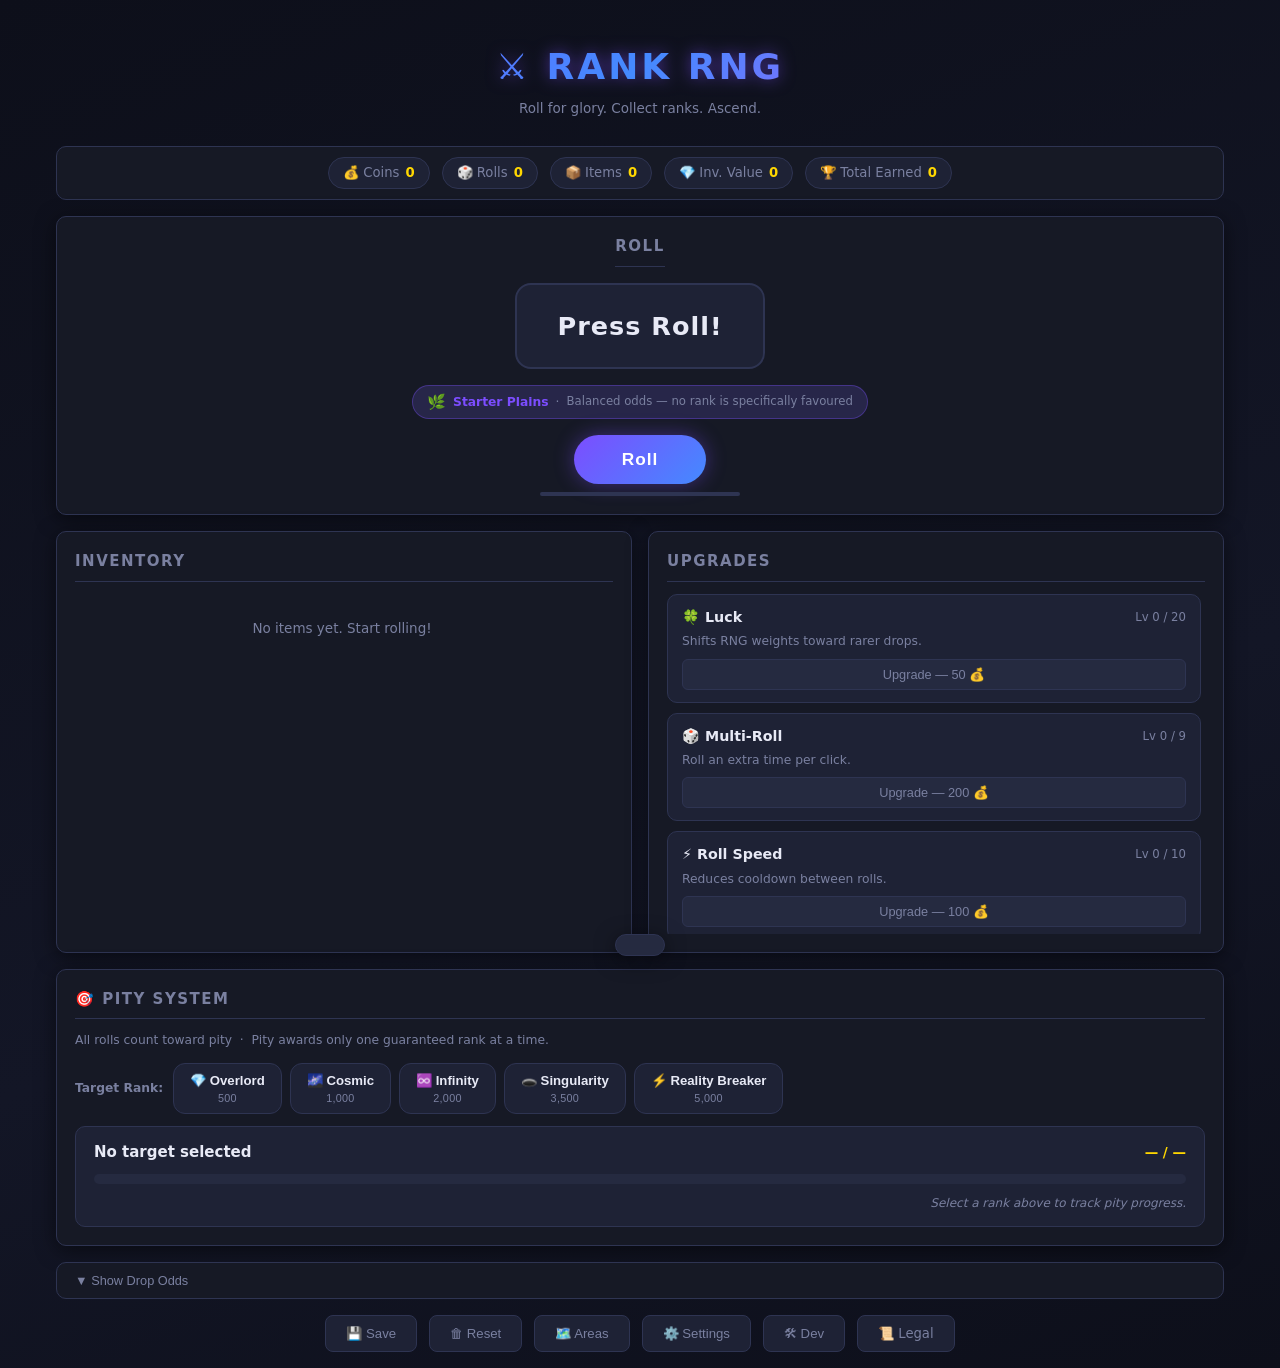
<file: index.html>
<!DOCTYPE html>
<html lang="en">
<head>
  <meta charset="UTF-8" />
  <meta name="viewport" content="width=device-width, initial-scale=1.0" />
  <title>Rank RNG — Incremental</title>
  <link rel="stylesheet" href="css/style.css" />
</head>
<body>
  <div class="wrapper">

    <!-- ── Header ──────────────────────────────────────────── -->
    <header>
      <h1>⚔ Rank RNG</h1>
      <p class="subtitle">Roll for glory. Collect ranks. Ascend.</p>
    </header>

    <!-- ── Stats bar ─────────────────────────────────────────── -->
    <div class="stats-bar">
      <div class="stat-chip">
        <span class="stat-label">💰 Coins</span>
        <span class="stat-value" id="currency">0</span>
      </div>
      <div class="stat-chip">
        <span class="stat-label">🎲 Rolls</span>
        <span class="stat-value" id="stats-rolls">0</span>
      </div>
      <div class="stat-chip">
        <span class="stat-label">📦 Items</span>
        <span class="stat-value" id="total-items">0</span>
      </div>
      <div class="stat-chip">
        <span class="stat-label">💎 Inv. Value</span>
        <span class="stat-value" id="total-value">0</span>
      </div>
      <div class="stat-chip">
        <span class="stat-label">🏆 Total Earned</span>
        <span class="stat-value" id="stats-earned">0</span>
      </div>
    </div>

    <!-- ── Main grid ──────────────────────────────────────────── -->
    <div class="main-grid">

      <!-- Roll panel (full width) -->
      <section class="panel roll-panel" aria-label="Roll">
        <h2>Roll</h2>

        <div id="roll-result-container" class="roll-result-container">
          <div class="roll-result-card">
            <div class="roll-result-name">Press Roll!</div>
          </div>
        </div>

        <!-- Active area indicator -->
        <div id="active-area-indicator" class="active-area-indicator" style="display:none;">
          <span id="active-area-emoji" class="active-area-emoji"></span>
          <span id="active-area-name" class="active-area-name"></span>
          <span class="active-area-sep">·</span>
          <span id="active-area-hint" class="active-area-hint"></span>
        </div>

        <div class="roll-btn-wrap">
          <button id="roll-btn" aria-label="Roll for a rank">
            <span id="roll-btn-label">Roll</span>
          </button>
          <div class="cooldown-track">
            <div id="cooldown-bar"></div>
          </div>
          <button id="auto-roll-toggle" aria-label="Toggle auto-roll">
            ▶ Start Auto-Roll
          </button>
        </div>
      </section>

      <!-- Inventory panel -->
      <section class="panel inventory-panel" aria-label="Inventory">
        <h2>Inventory</h2>
        <div id="inventory-list">
          <p class="empty-msg">No items yet. Start rolling!</p>
        </div>
      </section>

      <!-- Upgrade panel -->
      <section class="panel upgrade-panel" aria-label="Upgrades">
        <h2>Upgrades</h2>
        <div id="upgrade-list"></div>
      </section>

      <!-- Pity panel (full width) -->
      <section class="panel pity-panel" aria-label="Pity System">
        <h2>🎯 Pity System</h2>

        <p class="pity-help-text">
          All rolls count toward pity &nbsp;·&nbsp;
          Pity awards only one guaranteed rank at a time.
        </p>

        <div class="pity-target-selector">
          <span class="pity-selector-label">Target Rank:</span>
          <div class="pity-rank-buttons" id="pity-rank-buttons">
            <!-- Populated by initPityUI() -->
          </div>
        </div>

        <div class="pity-progress-area" id="pity-progress-area">
          <div class="pity-progress-header">
            <span class="pity-target-name" id="pity-target-name">No target selected</span>
            <span class="pity-progress-text" id="pity-progress-text">— / —</span>
          </div>
          <div class="pity-bar-track" aria-label="Pity progress bar">
            <div id="pity-bar" class="pity-bar" role="progressbar" aria-valuemin="0" aria-valuemax="100" aria-valuenow="0"></div>
          </div>
          <div class="pity-footer">
            <span class="pity-remaining-text" id="pity-remaining-text">Select a rank above to track pity progress.</span>
          </div>
        </div>
      </section>

      <!-- Odds section (collapsible) -->
      <div class="odds-section-wrap">
        <button class="odds-toggle-btn" id="odds-toggle">▼ Show Drop Odds</button>
        <div id="odds-section">
          <table id="odds-table" aria-label="Drop chance table">
            <tbody></tbody>
          </table>
        </div>
      </div>

      <!-- Footer controls -->
      <div class="footer-controls">
        <button class="ctrl-btn" id="save-btn">💾 Save</button>
        <button class="ctrl-btn danger" id="reset-btn">🗑 Reset</button>
        <button class="ctrl-btn" id="areas-btn">🗺️ Areas</button>
        <button class="ctrl-btn" id="settings-btn">⚙️ Settings</button>
        <button class="ctrl-btn" id="dev-btn">🛠 Dev</button>
        <a class="ctrl-btn" id="legal-btn" href="legal.html">📜 Legal</a>
      </div>

    </div><!-- /.main-grid -->

  </div><!-- /.wrapper -->

  <!-- Toast notification -->
  <div id="toast" role="status" aria-live="polite"></div>

  <!-- ── Developer Mode Panel (hidden until correct passcode entered) ── -->
  <div id="dev-panel" class="dev-panel" style="display:none;" role="complementary" aria-label="Developer Panel">
    <div class="dev-panel-header">
      <span>🛠 Dev Mode</span>
      <button id="dev-close-btn" aria-label="Close developer panel">✕</button>
    </div>
    <div class="dev-panel-body">

      <!-- Luck multiplier slider -->
      <div class="dev-control">
        <label for="dev-luck-mult">Luck Multiplier: <span id="dev-luck-mult-val">1x</span></label>
        <input type="range" id="dev-luck-mult" min="0" max="100" step="0.5" value="1" aria-label="Luck multiplier">
      </div>

      <!-- Set player coins -->
      <div class="dev-control">
        <label for="dev-money-input">Set Coins</label>
        <div class="dev-row">
          <input type="number" id="dev-money-input" min="0" step="1" value="0" placeholder="Amount" aria-label="Set coins amount">
          <button id="dev-money-btn">Set</button>
        </div>
      </div>

      <!-- Force specific rank roll -->
      <div class="dev-control">
        <label for="dev-force-rank">Force Rank</label>
        <div class="dev-row">
          <select id="dev-force-rank" aria-label="Force rank dropdown">
            <option value="">— Normal Roll —</option>
          </select>
          <button id="dev-force-roll-btn">Roll</button>
        </div>
      </div>

      <!-- Trigger multi-roll manually -->
      <div class="dev-control">
        <button id="dev-multi-roll-btn">🎲 Trigger Multi-Roll</button>
      </div>

      <!-- Guaranteed rare+ toggle -->
      <div class="dev-control dev-toggle">
        <label for="dev-guaranteed-rare">Guaranteed Rare+</label>
        <input type="checkbox" id="dev-guaranteed-rare" aria-label="Toggle guaranteed rare rolls">
      </div>

    </div>
  </div>

  <!-- ── Scripts (load order matters) ──────────────────────── -->
  <script src="js/rng.js"></script>
  <script src="js/player.js"></script>
  <script src="js/inventory.js"></script>
  <script src="js/pity.js"></script>
  <script src="js/areas.js"></script>
  <script src="js/ui.js"></script>
  <script src="js/settings.js"></script>
  <script src="js/cutscene.js"></script>
  <script src="js/game.js"></script>
  <script src="js/devmode.js"></script>
</body>
</html>
</file>
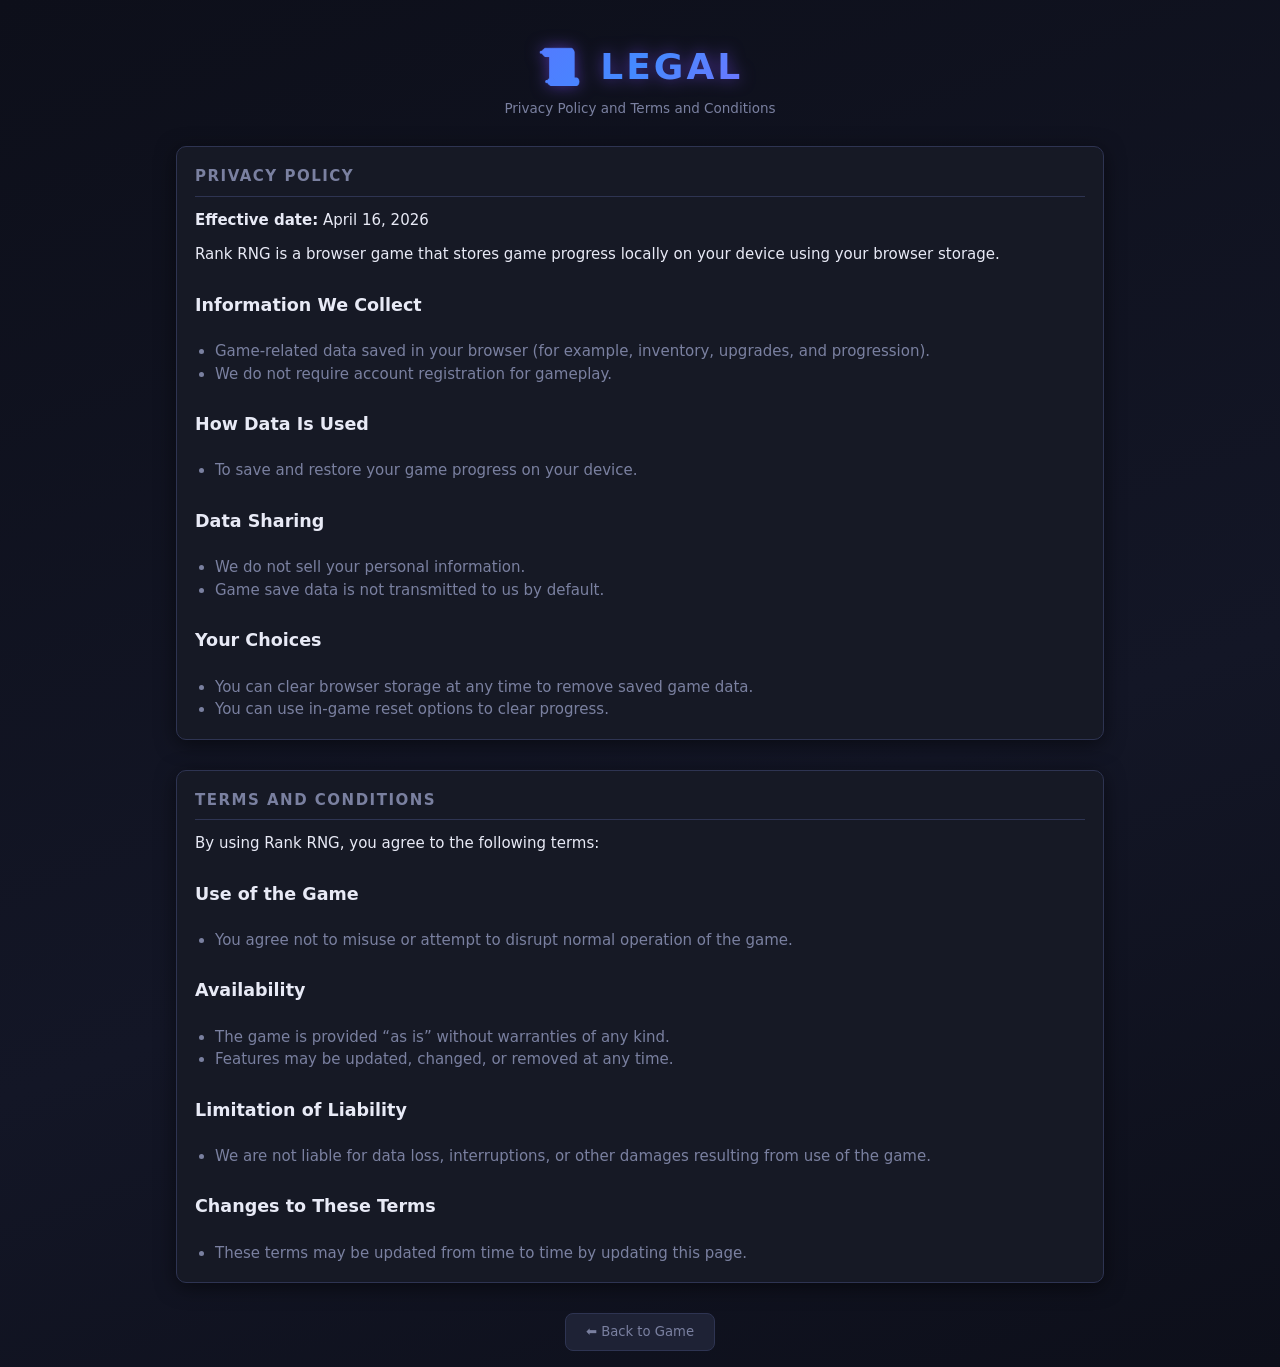
<file: legal.html>
<!DOCTYPE html>
<html lang="en">
<head>
  <meta charset="UTF-8" />
  <meta name="viewport" content="width=device-width, initial-scale=1.0" />
  <title>Rank RNG — Legal</title>
  <link rel="stylesheet" href="css/style.css" />
</head>
<body>
  <div class="wrapper legal-wrapper">
    <header>
      <h1>📜 Legal</h1>
      <p class="subtitle">Privacy Policy and Terms and Conditions</p>
    </header>

    <section class="panel legal-panel" aria-label="Privacy Policy">
      <h2>Privacy Policy</h2>
      <p><strong>Effective date:</strong> April 16, 2026</p>
      <p>Rank RNG is a browser game that stores game progress locally on your device using your browser storage.</p>

      <h3>Information We Collect</h3>
      <ul>
        <li>Game-related data saved in your browser (for example, inventory, upgrades, and progression).</li>
        <li>We do not require account registration for gameplay.</li>
      </ul>

      <h3>How Data Is Used</h3>
      <ul>
        <li>To save and restore your game progress on your device.</li>
      </ul>

      <h3>Data Sharing</h3>
      <ul>
        <li>We do not sell your personal information.</li>
        <li>Game save data is not transmitted to us by default.</li>
      </ul>

      <h3>Your Choices</h3>
      <ul>
        <li>You can clear browser storage at any time to remove saved game data.</li>
        <li>You can use in-game reset options to clear progress.</li>
      </ul>
    </section>

    <section class="panel legal-panel" aria-label="Terms and Conditions">
      <h2>Terms and Conditions</h2>
      <p>By using Rank RNG, you agree to the following terms:</p>

      <h3>Use of the Game</h3>
      <ul>
        <li>You agree not to misuse or attempt to disrupt normal operation of the game.</li>
      </ul>

      <h3>Availability</h3>
      <ul>
        <li>The game is provided “as is” without warranties of any kind.</li>
        <li>Features may be updated, changed, or removed at any time.</li>
      </ul>

      <h3>Limitation of Liability</h3>
      <ul>
        <li>We are not liable for data loss, interruptions, or other damages resulting from use of the game.</li>
      </ul>

      <h3>Changes to These Terms</h3>
      <ul>
        <li>These terms may be updated from time to time by updating this page.</li>
      </ul>
    </section>

    <div class="footer-controls">
      <a class="ctrl-btn" href="index.html">⬅ Back to Game</a>
    </div>
  </div>
</body>
</html>
</file>
<file: css/style.css>
/* ============================================================
   style.css — Rank RNG Incremental Game
   Dark theme with rank-coloured accents
   ============================================================ */

/* ---- Reset & Variables ---- */
*, *::before, *::after {
  box-sizing: border-box;
  margin: 0;
  padding: 0;
}

:root {
  --bg-deep:    #0d0f1a;
  --bg-panel:   #161925;
  --bg-card:    #1e2235;
  --bg-card2:   #252a40;
  --border:     #2e3452;
  --text-main:  #e8eaf6;
  --text-muted: #7a80a0;
  --accent:     #7c4dff;
  --accent2:    #448aff;
  --gold:       #ffd700;
  --green:      #69f0ae;
  --red:        #ff5252;
  --radius:     10px;
  --shadow:     0 4px 20px rgba(0,0,0,0.5);

  /* Area theme variables — overwritten by applyAreaTheme() in areas.js */
  --area-bg-gradient:  linear-gradient(160deg, #0d0f1a 0%, #131626 60%, #0d0f1a 100%);
  --area-accent:       #7c4dff;
  --area-panel-glow:   none;
  --area-panel-border: #2e3452;
}

html, body {
  min-height: 100vh;
  background: var(--area-bg-gradient);
  color: var(--text-main);
  font-family: 'Segoe UI', system-ui, sans-serif;
  font-size: 15px;
  line-height: 1.5;
}

/* ---- Layout ---- */
.wrapper {
  max-width: 1200px;
  margin: 0 auto;
  padding: 16px;
  display: grid;
  grid-template-rows: auto 1fr;
  gap: 16px;
  min-height: 100vh;
}

header {
  text-align: center;
  padding: 24px 16px 12px;
}

header h1 {
  font-size: 2.4rem;
  font-weight: 900;
  letter-spacing: 3px;
  text-transform: uppercase;
  background: linear-gradient(135deg, #7c4dff, #448aff, #e040fb);
  -webkit-background-clip: text;
  -webkit-text-fill-color: transparent;
  background-clip: text;
  filter: drop-shadow(0 0 8px #7c4dff88);
}

header p.subtitle {
  color: var(--text-muted);
  font-size: 0.9rem;
  margin-top: 4px;
}

/* ---- Stats bar ---- */
.stats-bar {
  display: flex;
  flex-wrap: wrap;
  gap: 12px;
  justify-content: center;
  padding: 10px 16px;
  background: var(--bg-panel);
  border: 1px solid var(--border);
  border-radius: var(--radius);
}

.stat-chip {
  display: flex;
  align-items: center;
  gap: 6px;
  background: var(--bg-card);
  border: 1px solid var(--border);
  border-radius: 20px;
  padding: 5px 14px;
  font-size: 0.88rem;
}

.stat-chip .stat-label { color: var(--text-muted); }
.stat-chip .stat-value { font-weight: 700; color: var(--gold); }

/* ---- Main content grid ---- */
.main-grid {
  display: grid;
  grid-template-columns: 1fr 1fr;
  grid-template-rows: auto 1fr;
  gap: 16px;
}

@media (max-width: 750px) {
  .main-grid {
    grid-template-columns: 1fr;
  }
}

/* ---- Panel base ---- */
.panel {
  background: var(--bg-panel);
  border: 1px solid var(--border);
  border-radius: var(--radius);
  padding: 18px;
  box-shadow: var(--shadow);
  display: flex;
  flex-direction: column;
  gap: 12px;
}

.panel h2 {
  font-size: 1rem;
  font-weight: 700;
  text-transform: uppercase;
  letter-spacing: 1.5px;
  color: var(--text-muted);
  border-bottom: 1px solid var(--border);
  padding-bottom: 8px;
}

/* ---- Roll panel ---- */
.roll-panel {
  grid-column: 1 / -1;
  align-items: center;
  text-align: center;
  gap: 16px;
}

.roll-result-container {
  display: flex;
  flex-wrap: wrap;
  gap: 12px;
  justify-content: center;
  align-items: flex-start;
}

.roll-result-card {
  background: var(--bg-card);
  border: 2px solid var(--border);
  border-radius: 16px;
  padding: 22px 40px;
  position: relative;
  min-width: 220px;
  transition: border-color 0.3s, box-shadow 0.3s;
}

.roll-result-name {
  font-size: 1.7rem;
  font-weight: 900;
  letter-spacing: 1px;
}

/* Roll animation */
@keyframes rollPop {
  0%   { transform: scale(0.85); opacity: 0.4; }
  60%  { transform: scale(1.08); opacity: 1; }
  100% { transform: scale(1); opacity: 1; }
}

.roll-animate {
  animation: rollPop 0.4s cubic-bezier(0.17, 0.67, 0.83, 0.67);
}

/* ---- Roll button ---- */
.roll-btn-wrap {
  display: flex;
  flex-direction: column;
  align-items: center;
  gap: 8px;
  width: 100%;
}

#roll-btn {
  background: linear-gradient(135deg, var(--accent), var(--accent2));
  color: #fff;
  border: none;
  border-radius: 50px;
  padding: 14px 48px;
  font-size: 1.15rem;
  font-weight: 800;
  cursor: pointer;
  letter-spacing: 1px;
  transition: opacity 0.2s, transform 0.1s, box-shadow 0.2s;
  box-shadow: 0 0 20px #7c4dff66;
}

#roll-btn:hover:not(:disabled) {
  transform: translateY(-2px);
  box-shadow: 0 0 32px #7c4dffaa;
}

#roll-btn:active:not(:disabled) {
  transform: scale(0.96);
}

#roll-btn:disabled {
  opacity: 0.45;
  cursor: not-allowed;
}

/* Cooldown bar */
.cooldown-track {
  width: 200px;
  height: 4px;
  background: var(--border);
  border-radius: 2px;
  overflow: hidden;
}

#cooldown-bar {
  height: 100%;
  width: 0;
  background: linear-gradient(90deg, var(--accent), var(--accent2));
  border-radius: 2px;
}

/* Auto-roll toggle */
#auto-roll-toggle {
  display: none; /* shown when autoRoll unlocked */
  align-items: center;
  gap: 6px;
  background: var(--bg-card2);
  border: 1px solid var(--accent);
  color: var(--accent);
  border-radius: 20px;
  padding: 6px 18px;
  font-size: 0.88rem;
  cursor: pointer;
  transition: background 0.2s, color 0.2s;
}

#auto-roll-toggle.active {
  background: var(--accent);
  color: #fff;
}

/* ---- Inventory panel ---- */
.inventory-panel {
  overflow: hidden;
}

.inventory-panel .inv-summary {
  display: flex;
  gap: 12px;
  font-size: 0.85rem;
  color: var(--text-muted);
}

.inventory-panel .inv-summary strong { color: var(--text-main); }

#inventory-list {
  overflow-y: auto;
  max-height: 340px;
  display: flex;
  flex-direction: column;
  gap: 6px;
  padding-right: 4px;
}

#inventory-list::-webkit-scrollbar { width: 5px; }
#inventory-list::-webkit-scrollbar-track { background: transparent; }
#inventory-list::-webkit-scrollbar-thumb { background: var(--border); border-radius: 3px; }

.inv-row {
  display: flex;
  align-items: center;
  gap: 10px;
  background: var(--bg-card);
  border-radius: 8px;
  padding: 8px 12px;
  transition: background 0.2s;
}

.inv-row:hover { background: var(--bg-card2); }

.inv-icon { font-size: 1.1rem; }
.inv-name { flex: 1; font-weight: 700; font-size: 0.9rem; }
.inv-qty  { color: var(--text-muted); font-size: 0.85rem; min-width: 52px; text-align: right; }
.inv-val  { color: var(--gold); font-size: 0.85rem; min-width: 80px; text-align: right; }

.sell-btn {
  background: transparent;
  border: 1px solid var(--border);
  color: var(--text-muted);
  border-radius: 6px;
  padding: 3px 10px;
  font-size: 0.78rem;
  cursor: pointer;
  transition: border-color 0.2s, color 0.2s;
  white-space: nowrap;
}

.sell-btn:hover {
  border-color: var(--red);
  color: var(--red);
}

.empty-msg {
  color: var(--text-muted);
  text-align: center;
  padding: 24px 0;
  font-size: 0.9rem;
}

/* ---- Upgrade panel ---- */
.upgrade-panel {
  overflow: hidden;
}

#upgrade-list {
  display: flex;
  flex-direction: column;
  gap: 10px;
  overflow-y: auto;
  max-height: 340px;
  padding-right: 4px;
}

#upgrade-list::-webkit-scrollbar { width: 5px; }
#upgrade-list::-webkit-scrollbar-track { background: transparent; }
#upgrade-list::-webkit-scrollbar-thumb { background: var(--border); border-radius: 3px; }

.upgrade-card {
  background: var(--bg-card);
  border: 1px solid var(--border);
  border-radius: 10px;
  padding: 12px 14px;
  transition: border-color 0.2s;
}

.upgrade-card:hover { border-color: var(--accent); }

.upgrade-card.maxed {
  opacity: 0.55;
  border-color: var(--gold);
}

.upgrade-header {
  display: flex;
  justify-content: space-between;
  align-items: center;
  margin-bottom: 4px;
}

.upgrade-label {
  font-weight: 700;
  font-size: 0.95rem;
}

.upgrade-level {
  font-size: 0.78rem;
  color: var(--text-muted);
}

.upgrade-desc {
  color: var(--text-muted);
  font-size: 0.82rem;
  margin-bottom: 8px;
}

.upgrade-btn {
  width: 100%;
  background: var(--bg-card2);
  border: 1px solid var(--border);
  color: var(--text-muted);
  border-radius: 6px;
  padding: 7px 12px;
  font-size: 0.85rem;
  cursor: pointer;
  transition: background 0.2s, color 0.2s, border-color 0.2s;
}

.upgrade-btn.affordable {
  background: linear-gradient(135deg, #1a2a1a, #1e351e);
  border-color: var(--green);
  color: var(--green);
  font-weight: 700;
}

.upgrade-btn.affordable:hover {
  background: linear-gradient(135deg, #1e3a1e, #2a4a2a);
}

.upgrade-btn:disabled {
  cursor: not-allowed;
}

/* ---- Odds section ---- */
.odds-section-wrap {
  grid-column: 1 / -1;
  background: var(--bg-panel);
  border: 1px solid var(--border);
  border-radius: var(--radius);
  overflow: hidden;
}

.odds-toggle-btn {
  width: 100%;
  background: transparent;
  border: none;
  color: var(--text-muted);
  font-size: 0.85rem;
  padding: 10px 18px;
  cursor: pointer;
  text-align: left;
  transition: color 0.2s;
}

.odds-toggle-btn:hover { color: var(--text-main); }

#odds-section {
  display: none;
  padding: 0 18px 16px;
}

#odds-section.open { display: block; }

#odds-table {
  width: 100%;
  border-collapse: collapse;
  font-size: 0.85rem;
}

#odds-table td {
  padding: 5px 10px;
  border-bottom: 1px solid var(--border);
  color: var(--text-muted);
}

#odds-table td:first-child { color: var(--text-main); }
#odds-table td:last-child   { color: var(--gold); text-align: right; }

/* ---- Footer controls ---- */
.footer-controls {
  grid-column: 1 / -1;
  display: flex;
  justify-content: center;
  gap: 12px;
  flex-wrap: wrap;
}

.ctrl-btn {
  background: var(--bg-card);
  border: 1px solid var(--border);
  color: var(--text-muted);
  border-radius: 8px;
  padding: 8px 20px;
  font-size: 0.88rem;
  cursor: pointer;
  transition: border-color 0.2s, color 0.2s;
  text-decoration: none;
  display: inline-flex;
  align-items: center;
  justify-content: center;
}

.ctrl-btn:hover { border-color: var(--accent2); color: var(--accent2); }
.ctrl-btn.danger:hover { border-color: var(--red); color: var(--red); }

/* ---- Legal page ---- */
.legal-wrapper {
  max-width: 960px;
}

.legal-panel {
  margin-bottom: 14px;
}

.legal-panel ul {
  margin: 10px 0 0;
  padding-left: 20px;
  color: var(--text-muted);
}

.legal-panel h3 {
  margin-top: 14px;
  color: var(--text-main);
}

/* ---- Toast ---- */
#toast {
  position: fixed;
  bottom: 24px;
  left: 50%;
  transform: translateX(-50%) translateY(80px);
  background: var(--bg-card2);
  border: 1px solid var(--border);
  color: var(--text-main);
  padding: 10px 24px;
  border-radius: 24px;
  font-size: 0.9rem;
  box-shadow: var(--shadow);
  transition: transform 0.3s ease;
  pointer-events: none;
  z-index: 1000;
}

#toast.visible {
  transform: translateX(-50%) translateY(0);
}

/* ================================================================
   Special rank colour effects
   Applied as CSS classes when a rank's `color` field is a keyword
   (gradient | rainbow | blackhole | glitch) rather than a hex code.
   ================================================================ */

/* ---- Gradient — animated multi-stop gradient text ---- */
@keyframes gradientFlow {
  0%   { background-position: 0%   50%; }
  50%  { background-position: 100% 50%; }
  100% { background-position: 0%   50%; }
}

.fx-gradient {
  background: linear-gradient(270deg, #ff00cc, #ff6600, #ffcc00, #00ff88, #00ccff, #ff00cc);
  background-size: 400% 400%;
  -webkit-background-clip: text;
  background-clip: text;
  -webkit-text-fill-color: transparent;
  animation: gradientFlow 3s ease infinite;
}

/* ---- Rainbow — cycling hue through the spectrum ---- */
@keyframes rainbowHue {
  0%   { color: #ff0000; }
  17%  { color: #ff8800; }
  33%  { color: #eeee00; }
  50%  { color: #00cc00; }
  67%  { color: #0088ff; }
  83%  { color: #8800ff; }
  100% { color: #ff0000; }
}

.fx-rainbow {
  animation: rainbowHue 1.5s linear infinite;
}

/* ---- Blackhole — dark pulsing effect ---- */
@keyframes blackholePulse {
  0%   { color: #666; text-shadow: 0 0 6px #fff4; }
  50%  { color: #ddd; text-shadow: 0 0 18px #fffa, 0 0 32px #fff6; }
  100% { color: #666; text-shadow: 0 0 6px #fff4; }
}

.fx-blackhole {
  animation: blackholePulse 2s ease-in-out infinite;
}

/* ---- Glitch — flicker / chromatic-aberration animation ---- */
@keyframes glitchFlicker {
  0%   { color: #ff0044; transform: none; }
  10%  { color: #00ffff; transform: translate(-2px,  1px) skewX(-8deg); }
  20%  { color: #ff0044; transform: none; }
  35%  { color: #ffff00; transform: translate( 2px, -1px); }
  50%  { color: #ff0044; transform: none; }
  65%  { color: #00ffff; transform: translate(-1px,  2px) skewX(5deg); }
  80%  { color: #ff0044; transform: none; }
  100% { color: #ff0044; transform: none; }
}

.fx-glitch {
  animation: glitchFlicker 0.7s steps(1) infinite;
}

/* ---- Roll-result card border/glow variants for special colours ---- */

/* gradient card */
.fx-card-gradient {
  border-color: #ff6600 !important;
  box-shadow: 0 0 20px #ff6600aa, 0 0 40px #9900ff88 !important;
}

/* rainbow card — cycling border */
@keyframes rainbowBorderCycle {
  0%   { border-color: #ff0000; box-shadow: 0 0 18px #ff000088; }
  17%  { border-color: #ff8800; box-shadow: 0 0 18px #ff880088; }
  33%  { border-color: #eeee00; box-shadow: 0 0 18px #eeee0088; }
  50%  { border-color: #00cc00; box-shadow: 0 0 18px #00cc0088; }
  67%  { border-color: #0088ff; box-shadow: 0 0 18px #0088ff88; }
  83%  { border-color: #8800ff; box-shadow: 0 0 18px #8800ff88; }
  100% { border-color: #ff0000; box-shadow: 0 0 18px #ff000088; }
}

.fx-card-rainbow {
  animation: rainbowBorderCycle 1.5s linear infinite;
}

/* blackhole card */
@keyframes blackholeCard {
  0%   { box-shadow: 0 0 10px #000, 0 0 20px #111; }
  50%  { box-shadow: 0 0 30px #333, 0 0 60px #222; }
  100% { box-shadow: 0 0 10px #000, 0 0 20px #111; }
}

.fx-card-blackhole {
  border-color: #333 !important;
  animation: blackholeCard 2s ease-in-out infinite;
}

/* glitch card */
@keyframes glitchCardFlicker {
  0%   { border-color: #ff0044; box-shadow:  0 0 18px #ff004488; }
  25%  { border-color: #00ffff; box-shadow:  4px 0 0 #ff004488, -4px 0 0 #00ffff88; }
  50%  { border-color: #ff0044; box-shadow:  0 0 18px #ff004488; }
  75%  { border-color: #ffff00; box-shadow: -2px 0 0 #ffff0088,   2px 0 0 #ff004488; }
  100% { border-color: #ff0044; box-shadow:  0 0 18px #ff004488; }
}

.fx-card-glitch {
  animation: glitchCardFlicker 0.6s steps(1) infinite;
}

/* ---- Ultra-rare glow — extra brightness pulse for rarityLevel >= 10 ---- */
@keyframes ultraRareGlow {
  0%   { filter: brightness(1); }
  50%  { filter: brightness(1.18) drop-shadow(0 0 14px var(--rank-color, #fff)); }
  100% { filter: brightness(1); }
}

.fx-card-ultra-rare {
  animation: ultraRareGlow 2s ease-in-out infinite;
}

/* ================================================================
   Rarity-Based Animation System — Levels 1–10
   Keyframes are applied via inline styles in ui.js so they don't
   conflict with the existing fx-card-* class animations.
   ================================================================ */

/* ---- Build-up pulse (card pulses with ??? before reveal, levels 6–10) ---- */
@keyframes buildUpPulse {
  0%   { transform: scale(1.00); filter: brightness(0.85); }
  50%  { transform: scale(1.06); filter: brightness(1.6) drop-shadow(0 0 24px var(--rank-color, #fff)); }
  100% { transform: scale(1.00); filter: brightness(0.85); }
}

/* ---- Level entrance animations ---- */

/* Level 1 — Immortal (~0.5 s): soft fade */
@keyframes enterLevel1 {
  0%   { opacity: 0; transform: scale(0.92); }
  100% { opacity: 1; transform: scale(1.00); }
}

/* Level 2 — Eternal (~0.7 s): fade + glow rise */
@keyframes enterLevel2 {
  0%   { opacity: 0; transform: scale(0.88);              filter: brightness(0.4); }
  65%  { opacity: 1; transform: scale(1.06);              filter: brightness(1.4); }
  100% { opacity: 1; transform: scale(1.00);              filter: brightness(1.0); }
}

/* Level 3 — Celestial (~1.0 s): pop + glow */
@keyframes enterLevel3 {
  0%   { opacity: 0; transform: scale(0.80) translateY( 8px); filter: brightness(0.3); }
  50%  { opacity: 1; transform: scale(1.10) translateY(-3px); filter: brightness(1.7); }
  75%  { opacity: 1; transform: scale(0.97);                  filter: brightness(1.1); }
  100% { opacity: 1; transform: scale(1.00);                  filter: brightness(1.0); }
}

/* Level 4 — Transcendent (~1.3 s): dramatic burst */
@keyframes enterLevel4 {
  0%   { opacity: 0;   transform: scale(0.72) translateY(14px); filter: brightness(0.2) blur(3px); }
  35%  { opacity: 0.8; transform: scale(1.15) translateY(-5px); filter: brightness(2.2) blur(0);   }
  60%  { opacity: 1;   transform: scale(0.96);                  filter: brightness(1.2);            }
  80%  {               transform: scale(1.04); }
  100% { opacity: 1;   transform: scale(1.00); filter: brightness(1.0); }
}

/* Level 5 — Ruler (~1.6 s): strong burst + multi-bounce */
@keyframes enterLevel5 {
  0%   { opacity: 0;   transform: scale(0.65) translateY(20px); filter: brightness(0.1) blur(6px); }
  25%  { opacity: 0.7; transform: scale(1.22) translateY(-8px); filter: brightness(2.8) blur(0);   }
  50%  { opacity: 1;   transform: scale(0.93);                  filter: brightness(1.3);            }
  65%  {               transform: scale(1.07); }
  80%  {               transform: scale(0.98); }
  100% { opacity: 1;   transform: scale(1.00); filter: brightness(1.0); }
}

/* Level 6 — Overlord (~2.0 s): intense flash reveal */
@keyframes enterLevel6 {
  0%   { opacity: 0;   transform: scale(0.55);  filter: brightness(0)   blur(10px); }
  20%  { opacity: 0.9; transform: scale(1.28);  filter: brightness(3.5) blur(0);    }
  45%  { opacity: 1;   transform: scale(0.91);  filter: brightness(1.5);            }
  65%  {               transform: scale(1.09);  filter: brightness(1.1);            }
  82%  {               transform: scale(0.97); }
  100% { opacity: 1;   transform: scale(1.00);  filter: brightness(1.0); }
}

/* Level 7 — Cosmic (~2.4 s): sweeping glow entrance */
@keyframes enterLevel7 {
  0%   { opacity: 0;   transform: scale(0.45) rotate(-3deg); filter: brightness(0)   blur(14px); }
  15%  { opacity: 0.6; transform: scale(1.32) rotate( 2deg); filter: brightness(4.5) blur(0);    }
  35%  { opacity: 1;   transform: scale(0.88) rotate( 0deg); filter: brightness(1.8);            }
  55%  {               transform: scale(1.12);               filter: brightness(1.2);            }
  70%  {               transform: scale(0.96); }
  85%  {               transform: scale(1.04); }
  100% { opacity: 1;   transform: scale(1.00); filter: brightness(1.0); }
}

/* Level 8 — Infinity (~2.8 s): explosive entrance */
@keyframes enterLevel8 {
  0%   { opacity: 0; transform: scale(0.28) rotate(-6deg); filter: brightness(0)   blur(22px) saturate(0);   }
  12%  { opacity: 1; transform: scale(1.42) rotate( 3deg); filter: brightness(5.5) blur(0)    saturate(2.5); }
  30%  { opacity: 1; transform: scale(0.86) rotate( 0deg); filter: brightness(2.0)            saturate(1.6); }
  50%  {             transform: scale(1.14);               filter: brightness(1.3)            saturate(1.2); }
  68%  {             transform: scale(0.95);               filter: brightness(1.1);                          }
  83%  {             transform: scale(1.05); }
  100% { opacity: 1; transform: scale(1.00); filter: brightness(1.0); }
}

/* Level 9 — Singularity (~3.2 s): implosion-explosion */
@keyframes enterLevel9 {
  0%   { opacity: 0; transform: scale(2.20) rotate(12deg);  filter: brightness(0)   blur(30px) saturate(0);   }
  8%   { opacity: 0; transform: scale(0.08) rotate(-5deg);  filter: brightness(0);                            }
  18%  { opacity: 1; transform: scale(1.55) rotate( 3deg);  filter: brightness(7.0)            saturate(3.5); }
  35%  { opacity: 1; transform: scale(0.83) rotate( 0deg);  filter: brightness(2.2)            saturate(1.9); }
  55%  {             transform: scale(1.17);                filter: brightness(1.4)            saturate(1.3); }
  70%  {             transform: scale(0.94);                filter: brightness(1.15);                         }
  84%  {             transform: scale(1.06); }
  100% { opacity: 1; transform: scale(1.00); filter: brightness(1.0); }
}

/* Level 10 — Reality Breaker (~3.6 s): maximum impact */
@keyframes enterLevel10 {
  0%   { opacity: 0; transform: scale(3.00) rotate( 16deg); filter: brightness(0)   blur(44px) saturate(0) hue-rotate(  0deg); }
  5%   { opacity: 0; transform: scale(0.04);                filter: brightness(0);                                              }
  15%  { opacity: 1; transform: scale(1.65) rotate(-4deg);  filter: brightness(9.0)            saturate(4.0) hue-rotate( 90deg); }
  28%  { opacity: 1; transform: scale(0.78) rotate( 1deg);  filter: brightness(3.0)            saturate(2.2) hue-rotate(180deg); }
  42%  {             transform: scale(1.20) rotate( 0deg);  filter: brightness(2.0)            saturate(1.6) hue-rotate(270deg); }
  58%  {             transform: scale(0.91);                filter: brightness(1.3)            saturate(1.2) hue-rotate(360deg); }
  72%  {             transform: scale(1.08);                filter: brightness(1.15);                                            }
  86%  {             transform: scale(0.97); }
  100% { opacity: 1; transform: scale(1.00); filter: brightness(1.0); }
}

/* ---- Screen shake applied to .wrapper for levels 8–10 ---- */
@keyframes screenShake8 {
  0%,100% { transform: translate(0,    0); }
  15%     { transform: translate(-3px,-2px); }
  30%     { transform: translate( 4px, 2px); }
  45%     { transform: translate(-4px, 2px); }
  60%     { transform: translate( 3px,-2px); }
  75%     { transform: translate(-2px, 3px); }
  90%     { transform: translate( 2px,-1px); }
}

@keyframes screenShake9 {
  0%,100% { transform: translate(0,     0)    rotate( 0.0deg); }
  10%     { transform: translate(-5px, -3px)  rotate(-0.3deg); }
  20%     { transform: translate( 6px,  3px)  rotate( 0.3deg); }
  30%     { transform: translate(-7px,  4px)  rotate(-0.3deg); }
  40%     { transform: translate( 7px, -4px)  rotate( 0.3deg); }
  55%     { transform: translate(-5px,  3px); }
  65%     { transform: translate( 5px, -3px); }
  75%     { transform: translate(-3px,  5px); }
  85%     { transform: translate( 3px, -5px); }
  93%     { transform: translate(-1px,  2px); }
}

@keyframes screenShake10 {
  0%,100% { transform: translate(0,      0)    rotate( 0.0deg); }
  8%      { transform: translate( -8px, -4px)  rotate(-0.5deg); }
  16%     { transform: translate(  9px,  5px)  rotate( 0.5deg); }
  24%     { transform: translate(-10px,  5px)  rotate(-0.4deg); }
  32%     { transform: translate( 10px, -5px)  rotate( 0.4deg); }
  40%     { transform: translate( -8px,  4px)  rotate(-0.3deg); }
  48%     { transform: translate(  8px, -4px)  rotate( 0.3deg); }
  56%     { transform: translate( -5px,  6px); }
  64%     { transform: translate(  5px, -6px); }
  72%     { transform: translate( -3px,  4px); }
  80%     { transform: translate(  3px, -4px); }
  90%     { transform: translate( -1px,  2px); }
}

/* Durations below must match SCREEN_SHAKE_DURATION_MS in ui.js */
.screen-shake-8  { animation: screenShake8  0.5s ease-in-out; }
.screen-shake-9  { animation: screenShake9  0.7s ease-in-out; }
.screen-shake-10 { animation: screenShake10 0.9s ease-in-out; }

/* ---- Background flash overlay for top-5 ranks ---- */
#rare-flash-overlay {
  position: fixed;
  inset: 0;
  pointer-events: none;
  z-index: 998;
  opacity: 0;
}

@keyframes bgFlash {
  0%   { opacity: 0; }
  10%  { opacity: var(--flash-max, 0.15); }
  100% { opacity: 0; }
}

#rare-flash-overlay.flash-active {
  animation: bgFlash 1.2s ease-out forwards;
}

/* ---- Rank particles (sparkles / energy) for levels 5–10 ---- */
.rank-particle {
  position: absolute;
  top: 50%;
  left: 50%;
  border-radius: 50%;
  pointer-events: none;
}

@keyframes particleFly {
  0%   { transform: translate(-50%, -50%) scale(1); opacity: 1; }
  100% { transform: translate(calc(-50% + var(--px, 0px)), calc(-50% + var(--py, 0px))) scale(0); opacity: 0; }
}

/* ============================================================
   Developer Mode Panel
   Fixed overlay — only visible when isDevMode is true
   ============================================================ */

.dev-panel {
  position: fixed;
  bottom: 20px;
  right: 20px;
  width: 310px;
  background: var(--bg-panel);
  border: 1px solid #ff5252;
  border-radius: var(--radius);
  box-shadow: 0 0 24px rgba(255, 82, 82, 0.25), var(--shadow);
  z-index: 1000;
  font-size: 0.88rem;
}

.dev-panel-header {
  display: flex;
  justify-content: space-between;
  align-items: center;
  padding: 10px 14px;
  background: rgba(255, 82, 82, 0.12);
  border-bottom: 1px solid #ff5252;
  border-radius: var(--radius) var(--radius) 0 0;
  font-weight: 700;
  color: #ff5252;
  letter-spacing: 0.5px;
}

.dev-panel-header button {
  background: none;
  border: none;
  color: var(--text-muted);
  cursor: pointer;
  font-size: 1rem;
  padding: 2px 7px;
  border-radius: 4px;
  line-height: 1;
  transition: color 0.15s, background 0.15s;
}

.dev-panel-header button:hover {
  color: var(--text-main);
  background: rgba(255, 255, 255, 0.08);
}

.dev-panel-body {
  padding: 12px 14px;
  display: flex;
  flex-direction: column;
  gap: 12px;
}

/* Individual control block */
.dev-control {
  display: flex;
  flex-direction: column;
  gap: 5px;
}

.dev-control label {
  font-size: 0.78rem;
  color: var(--text-muted);
  text-transform: uppercase;
  letter-spacing: 0.6px;
}

/* Inline row: input + button side-by-side */
.dev-row {
  display: flex;
  gap: 7px;
  align-items: center;
}

.dev-row input[type="number"],
.dev-row select {
  flex: 1;
  min-width: 0;
  background: var(--bg-card);
  border: 1px solid var(--border);
  border-radius: 6px;
  color: var(--text-main);
  padding: 5px 8px;
  font-size: 0.85rem;
}

.dev-row select option {
  background: var(--bg-card);
}

.dev-control input[type="range"] {
  width: 100%;
  accent-color: #ff5252;
  cursor: pointer;
}

/* Buttons inside the dev panel */
.dev-row button,
.dev-control > button {
  background: linear-gradient(135deg, #ff5252, #d32f2f);
  border: none;
  border-radius: 6px;
  color: #fff;
  padding: 5px 12px;
  cursor: pointer;
  font-size: 0.83rem;
  font-weight: 600;
  white-space: nowrap;
  transition: opacity 0.15s;
}

.dev-row button:hover,
.dev-control > button:hover {
  opacity: 0.82;
}

/* Guaranteed-rare toggle row */
.dev-toggle {
  flex-direction: row;
  align-items: center;
  justify-content: space-between;
}

.dev-toggle label {
  font-size: 0.78rem;
  color: var(--text-muted);
  text-transform: uppercase;
  letter-spacing: 0.6px;
}

.dev-toggle input[type="checkbox"] {
  width: 18px;
  height: 18px;
  accent-color: #ff5252;
  cursor: pointer;
}

/* Responsive: move panel to bottom-centre on narrow screens */
@media (max-width: 750px) {
  .dev-panel {
    left: 50%;
    right: auto;
    transform: translateX(-50%);
    width: calc(100% - 32px);
    max-width: 360px;
  }
}

/* ============================================================
   Settings Panel
   ============================================================ */

/* Backdrop overlay */
.settings-overlay {
  position: fixed;
  inset: 0;
  background: rgba(0, 0, 0, 0.65);
  z-index: 2000;
  display: flex;
  align-items: center;
  justify-content: center;
  opacity: 0;
  transition: opacity 0.3s ease;
}

.settings-overlay.open {
  opacity: 1;
}

/* Panel */
.settings-panel {
  background: var(--bg-panel);
  border: 1px solid var(--border);
  border-radius: var(--radius);
  box-shadow: 0 8px 40px rgba(0, 0, 0, 0.7);
  width: 420px;
  max-width: calc(100vw - 32px);
  max-height: 85vh;
  display: flex;
  flex-direction: column;
  overflow: hidden;
  transform: scale(0.92);
  transition: transform 0.3s ease;
}

.settings-overlay.open .settings-panel {
  transform: scale(1);
}

.settings-header {
  display: flex;
  align-items: center;
  justify-content: space-between;
  padding: 14px 18px;
  border-bottom: 1px solid var(--border);
  background: var(--bg-card);
}

.settings-title {
  font-size: 1rem;
  font-weight: 700;
  letter-spacing: 0.5px;
  color: var(--text-main);
}

.settings-close-btn {
  background: none;
  border: none;
  color: var(--text-muted);
  cursor: pointer;
  font-size: 1rem;
  padding: 2px 8px;
  border-radius: 4px;
  line-height: 1;
  transition: color 0.15s, background 0.15s;
}

.settings-close-btn:hover {
  color: var(--text-main);
  background: rgba(255, 255, 255, 0.08);
}

.settings-body {
  padding: 16px;
  overflow-y: auto;
  display: flex;
  flex-direction: column;
  gap: 20px;
}

.settings-body::-webkit-scrollbar { width: 5px; }
.settings-body::-webkit-scrollbar-track { background: transparent; }
.settings-body::-webkit-scrollbar-thumb { background: var(--border); border-radius: 3px; }

.settings-section {
  display: flex;
  flex-direction: column;
  gap: 10px;
}

.settings-section-title {
  font-size: 0.82rem;
  font-weight: 700;
  text-transform: uppercase;
  letter-spacing: 1px;
  color: var(--text-muted);
  border-bottom: 1px solid var(--border);
  padding-bottom: 6px;
}

.settings-hint {
  font-size: 0.78rem;
  color: var(--text-muted);
}

.settings-row {
  display: flex;
  align-items: center;
  justify-content: space-between;
  gap: 12px;
  padding: 4px 0;
}

.settings-label {
  font-size: 0.88rem;
  color: var(--text-main);
  flex: 1;
}

.settings-rank-row .settings-label {
  font-weight: 600;
}

/* Toggle switch */
.settings-toggle {
  position: relative;
  display: inline-block;
  flex-shrink: 0;
  cursor: pointer;
}

.settings-toggle input {
  position: absolute;
  width: 0;
  height: 0;
  opacity: 0;
}

.settings-toggle-track {
  display: block;
  width: 42px;
  height: 24px;
  background: var(--border);
  border-radius: 12px;
  transition: background 0.2s;
  position: relative;
}

.settings-toggle input:checked + .settings-toggle-track {
  background: var(--accent);
}

.settings-toggle-thumb {
  position: absolute;
  top: 3px;
  left: 3px;
  width: 18px;
  height: 18px;
  background: #ffffff;
  border-radius: 50%;
  transition: transform 0.2s;
  box-shadow: 0 1px 4px rgba(0, 0, 0, 0.3);
}

.settings-toggle input:checked + .settings-toggle-track .settings-toggle-thumb {
  transform: translateX(18px);
}

/* ============================================================
   Areas / Worlds / Biomes Panel
   ============================================================ */

/* Backdrop overlay — mirrors settings-overlay */
.areas-overlay {
  position: fixed;
  inset: 0;
  background: rgba(0, 0, 0, 0.70);
  z-index: 2000;
  display: flex;
  align-items: center;
  justify-content: center;
  opacity: 0;
  transition: opacity 0.3s ease;
}

.areas-overlay.open {
  opacity: 1;
}

/* Panel */
.areas-panel {
  background: var(--bg-panel);
  border: 1px solid var(--border);
  border-radius: var(--radius);
  box-shadow: 0 8px 40px rgba(0, 0, 0, 0.75);
  width: 580px;
  max-width: calc(100vw - 24px);
  max-height: 88vh;
  display: flex;
  flex-direction: column;
  overflow: hidden;
  transform: scale(0.92);
  transition: transform 0.3s ease;
}

.areas-overlay.open .areas-panel {
  transform: scale(1);
}

.areas-header {
  display: flex;
  align-items: center;
  justify-content: space-between;
  padding: 14px 18px;
  border-bottom: 1px solid var(--border);
  background: var(--bg-card);
  flex-shrink: 0;
}

.areas-title {
  font-size: 1rem;
  font-weight: 700;
  letter-spacing: 0.5px;
  color: var(--text-main);
}

.areas-close-btn {
  background: none;
  border: none;
  color: var(--text-muted);
  cursor: pointer;
  font-size: 1rem;
  padding: 2px 8px;
  border-radius: 4px;
  line-height: 1;
  transition: color 0.15s, background 0.15s;
}

.areas-close-btn:hover {
  color: var(--text-main);
  background: rgba(255, 255, 255, 0.08);
}

.areas-body {
  padding: 16px;
  overflow-y: auto;
  display: flex;
  flex-direction: column;
  gap: 12px;
}

.areas-body::-webkit-scrollbar { width: 5px; }
.areas-body::-webkit-scrollbar-track { background: transparent; }
.areas-body::-webkit-scrollbar-thumb { background: var(--border); border-radius: 3px; }

.areas-intro-hint {
  font-size: 0.82rem;
  color: var(--text-muted);
  text-align: center;
  padding: 2px 0 4px;
}

/* Grid of area cards */
.areas-grid {
  display: grid;
  grid-template-columns: 1fr 1fr;
  gap: 10px;
}

@media (max-width: 480px) {
  .areas-grid {
    grid-template-columns: 1fr;
  }
}

/* Individual area card */
.area-card {
  background: var(--bg-card);
  border: 1px solid var(--border);
  border-radius: var(--radius);
  padding: 13px 14px;
  display: flex;
  flex-direction: column;
  gap: 7px;
  transition: border-color 0.2s, box-shadow 0.2s;
  position: relative;
  overflow: hidden;
}

.area-card:not(.area-card-locked):hover {
  border-color: var(--area-accent, var(--accent));
  box-shadow: 0 0 14px color-mix(in srgb, var(--area-accent, var(--accent)) 30%, transparent);
}

.area-card-active {
  border-color: var(--area-accent, var(--accent)) !important;
  box-shadow: 0 0 18px color-mix(in srgb, var(--area-accent, var(--accent)) 35%, transparent) !important;
}

.area-card-locked {
  opacity: 0.62;
}

.area-card-header {
  display: flex;
  align-items: center;
  gap: 9px;
}

.area-card-emoji {
  font-size: 1.5rem;
  line-height: 1;
  flex-shrink: 0;
}

.area-card-title-block {
  display: flex;
  flex-direction: column;
  gap: 2px;
  min-width: 0;
}

.area-card-name {
  font-weight: 700;
  font-size: 0.92rem;
  color: var(--text-main);
  white-space: nowrap;
  overflow: hidden;
  text-overflow: ellipsis;
}

/* Status badges */
.area-badge {
  display: inline-block;
  font-size: 0.68rem;
  font-weight: 700;
  padding: 1px 7px;
  border-radius: 10px;
  letter-spacing: 0.4px;
  width: fit-content;
}

.area-badge-active {
  background: color-mix(in srgb, var(--area-accent, var(--accent)) 20%, transparent);
  color: var(--area-accent, var(--accent));
  border: 1px solid color-mix(in srgb, var(--area-accent, var(--accent)) 50%, transparent);
}

.area-badge-locked {
  background: rgba(255, 255, 255, 0.06);
  color: var(--text-muted);
  border: 1px solid var(--border);
}

.area-card-desc {
  font-size: 0.80rem;
  color: var(--text-muted);
  line-height: 1.4;
}

.area-card-boost {
  font-size: 0.78rem;
  color: var(--area-accent, var(--accent));
  font-weight: 600;
}

.area-unlock-req {
  font-size: 0.75rem;
  color: var(--text-muted);
  font-style: italic;
}

/* Area select button */
.area-select-btn {
  margin-top: 2px;
  width: 100%;
  background: var(--bg-card2);
  border: 1px solid var(--border);
  color: var(--text-muted);
  border-radius: 6px;
  padding: 6px 10px;
  font-size: 0.82rem;
  cursor: pointer;
  transition: background 0.2s, border-color 0.2s, color 0.2s;
}

.area-select-btn:not(:disabled):hover {
  background: color-mix(in srgb, var(--area-accent, var(--accent)) 18%, var(--bg-card2));
  border-color: var(--area-accent, var(--accent));
  color: var(--area-accent, var(--accent));
  font-weight: 700;
}

.area-select-btn-active {
  background: color-mix(in srgb, var(--area-accent, var(--accent)) 15%, var(--bg-card2));
  border-color: var(--area-accent, var(--accent));
  color: var(--area-accent, var(--accent));
  font-weight: 700;
  cursor: default;
}

.area-select-btn-locked {
  opacity: 0.5;
  cursor: not-allowed;
}

/* ============================================================
   Active Area Indicator (roll panel)
   ============================================================ */
.active-area-indicator {
  display: flex;
  align-items: center;
  gap: 7px;
  background: color-mix(in srgb, var(--area-accent, var(--accent)) 10%, var(--bg-card));
  border: 1px solid color-mix(in srgb, var(--area-accent, var(--accent)) 35%, transparent);
  border-radius: 20px;
  padding: 5px 14px;
  font-size: 0.82rem;
  transition: background 0.4s ease, border-color 0.4s ease;
  flex-wrap: wrap;
  justify-content: center;
}

.active-area-emoji {
  font-size: 1rem;
}

.active-area-name {
  font-weight: 700;
  color: var(--area-accent, var(--accent));
}

.active-area-sep {
  color: var(--text-muted);
}

.active-area-hint {
  color: var(--text-muted);
  font-size: 0.78rem;
}

/* ============================================================
   Odds table boost indicator
   ============================================================ */
.odds-boost-mark {
  font-size: 0.65rem;
  color: var(--area-accent, var(--accent));
  margin-left: 3px;
  vertical-align: middle;
  font-weight: 700;
}

/* ============================================================
   Cutscene Overlay
   ============================================================ */

#cutscene-overlay {
  position: fixed;
  inset: 0;
  z-index: 9999;
  display: none;
  align-items: center;
  justify-content: center;
  overflow: hidden;
  background: #000;
}

/* Full-screen particle canvas */
#cutscene-canvas {
  position: absolute;
  inset: 0;
  pointer-events: none;
}

/* Theme background effects layer */
.cutscene-bg-fx {
  position: absolute;
  inset: 0;
  pointer-events: none;
  opacity: 0.45;
}

/* Glitch scanlines */
.cutscene-scanlines {
  position: absolute;
  inset: 0;
  pointer-events: none;
  background: repeating-linear-gradient(
    0deg,
    rgba(0, 0, 0, 0.25) 0px,
    rgba(0, 0, 0, 0.25) 1px,
    transparent 1px,
    transparent 4px
  );
  z-index: 2;
}

/* Large radial glow orb in the centre */
.cutscene-glow {
  position: absolute;
  inset: -20%;
  pointer-events: none;
  border-radius: 50%;
  transition: opacity 0.4s ease;
  z-index: 1;
}

/* Content container */
.cutscene-content {
  position: relative;
  z-index: 10;
  display: flex;
  flex-direction: column;
  align-items: center;
  justify-content: center;
  text-align: center;
  padding: 32px;
  pointer-events: none;
}

/* ── Suspense "???" ──────────────────────────────────────── */
.cutscene-suspense {
  font-size: clamp(4rem, 14vw, 10rem);
  font-weight: 900;
  letter-spacing: 6px;
  user-select: none;
}

@keyframes cutsceneSuspensePulse {
  0%   { transform: scale(1.00); opacity: 0.6; filter: brightness(0.8); }
  50%  { transform: scale(1.08); opacity: 1.0; filter: brightness(1.8) drop-shadow(0 0 40px currentColor); }
  100% { transform: scale(1.00); opacity: 0.6; filter: brightness(0.8); }
}

.cutscene-suspense-pulse {
  animation: cutsceneSuspensePulse 0.9s ease-in-out infinite;
}

/* ── Reveal container ────────────────────────────────────── */
.cutscene-reveal {
  display: flex;
  flex-direction: column;
  align-items: center;
  gap: 16px;
  opacity: 0;
  transform: scale(0.7);
}

@keyframes cutsceneRevealEnter {
  0%   { opacity: 0; transform: scale(0.5); filter: brightness(4) blur(4px); }
  40%  { opacity: 1; transform: scale(1.12); filter: brightness(2) blur(0);  }
  70%  {             transform: scale(0.96); filter: brightness(1.2);         }
  85%  {             transform: scale(1.04); }
  100% { opacity: 1; transform: scale(1.00); filter: brightness(1.0);         }
}

.cutscene-reveal-enter {
  animation: cutsceneRevealEnter 0.8s cubic-bezier(0.17, 0.67, 0.83, 0.67) forwards;
}

.cutscene-emoji {
  font-size: clamp(3rem, 10vw, 6rem);
  filter: drop-shadow(0 0 20px currentColor);
  display: none; /* emoji is included in rank-name text; hidden to avoid duplication */
}

.cutscene-rank-name {
  font-size: clamp(2.5rem, 10vw, 6rem);
  font-weight: 900;
  letter-spacing: 4px;
  text-transform: uppercase;
  user-select: none;
  line-height: 1.1;
}

/* ── Subtitle ────────────────────────────────────────────── */
.cutscene-rank-subtitle {
  font-size: clamp(0.9rem, 2.5vw, 1.3rem);
  color: rgba(255, 255, 255, 0.7);
  font-style: italic;
  letter-spacing: 1px;
  opacity: 0;
  transform: translateY(12px);
}

@keyframes cutsceneSubtitleEnter {
  to { opacity: 1; transform: translateY(0); }
}

.cutscene-subtitle-enter {
  animation: cutsceneSubtitleEnter 0.6s ease forwards;
}

/* ── Flash burst on reveal ───────────────────────────────── */
.cutscene-flash {
  position: absolute;
  inset: 0;
  pointer-events: none;
  z-index: 20;
  animation: cutsceneFlashBurst 0.7s ease-out forwards;
}

@keyframes cutsceneFlashBurst {
  0%   { opacity: 0.95; }
  30%  { opacity: 0.7;  }
  100% { opacity: 0;    }
}

/* ── Skip button ─────────────────────────────────────────── */
.cutscene-skip-btn {
  position: absolute;
  bottom: 28px;
  right: 28px;
  z-index: 30;
  background: rgba(0, 0, 0, 0.55);
  border: 1px solid rgba(255, 255, 255, 0.25);
  color: rgba(255, 255, 255, 0.65);
  border-radius: 20px;
  padding: 8px 22px;
  font-size: 0.82rem;
  font-weight: 600;
  letter-spacing: 1px;
  cursor: pointer;
  transition: background 0.2s, color 0.2s, border-color 0.2s;
  text-transform: uppercase;
}

.cutscene-skip-btn:hover {
  background: rgba(255, 255, 255, 0.12);
  border-color: rgba(255, 255, 255, 0.5);
  color: #ffffff;
}

/* ── Screen shake for top-3 ranks ───────────────────────── */
@keyframes cutsceneShake8 {
  0%,100% { transform: translate(0, 0); }
  15%     { transform: translate(-6px, -3px); }
  30%     { transform: translate( 8px,  4px); }
  45%     { transform: translate(-8px,  4px); }
  60%     { transform: translate( 6px, -3px); }
  80%     { transform: translate(-3px,  5px); }
}

@keyframes cutsceneShake9 {
  0%,100% { transform: translate(0, 0)      rotate( 0.0deg); }
  10%     { transform: translate(-10px,-5px) rotate(-0.4deg); }
  20%     { transform: translate( 12px, 6px) rotate( 0.4deg); }
  35%     { transform: translate(-14px, 7px) rotate(-0.4deg); }
  50%     { transform: translate( 14px,-7px) rotate( 0.4deg); }
  65%     { transform: translate(-10px, 5px); }
  80%     { transform: translate(  8px,-4px); }
}

@keyframes cutsceneShake10 {
  0%,100% { transform: translate(0,    0)     rotate( 0.0deg); }
  7%      { transform: translate(-16px,-8px)  rotate(-0.6deg); }
  14%     { transform: translate( 18px,10px)  rotate( 0.6deg); }
  21%     { transform: translate(-20px,10px)  rotate(-0.5deg); }
  28%     { transform: translate( 20px,-10px) rotate( 0.5deg); }
  35%     { transform: translate(-16px, 8px)  rotate(-0.4deg); }
  42%     { transform: translate( 16px,-8px)  rotate( 0.4deg); }
  56%     { transform: translate(-10px,12px); }
  70%     { transform: translate( 10px,-10px); }
  84%     { transform: translate( -6px, 6px); }
}

.cutscene-shake-8  { animation: cutsceneShake8  0.6s ease-in-out; }
.cutscene-shake-9  { animation: cutsceneShake9  0.9s ease-in-out; }
.cutscene-shake-10 { animation: cutsceneShake10 1.2s ease-in-out; }

/* ── Special background effects ─────────────────────────── */

/* Glitch: chromatic shift stripes */
@keyframes cutsceneBgGlitch {
  0%   { background-position: 0   0; filter: hue-rotate(  0deg); }
  20%  { background-position: -4px 2px; filter: hue-rotate( 40deg); }
  40%  { background-position:  4px -2px; filter: hue-rotate(-30deg); }
  60%  { background-position: -2px 4px; filter: hue-rotate( 70deg); }
  80%  { background-position:  2px -4px; filter: hue-rotate(-60deg); }
  100% { background-position: 0   0; filter: hue-rotate(  0deg); }
}

.cutscene-bg-glitch {
  background: repeating-linear-gradient(
    90deg,
    rgba(255, 0, 68, 0.08) 0px,
    rgba(0, 255, 255, 0.08) 2px,
    transparent 2px,
    transparent 20px
  );
  animation: cutsceneBgGlitch 0.3s steps(1) infinite;
}

/* Void/Singularity: pulsing dark rings */
@keyframes cutsceneBgVoid {
  0%   { transform: scale(1.0); opacity: 0.4; }
  50%  { transform: scale(1.3); opacity: 0.2; }
  100% { transform: scale(1.0); opacity: 0.4; }
}

.cutscene-bg-void {
  background: radial-gradient(
    circle,
    transparent 0%,
    rgba(100, 100, 255, 0.06) 30%,
    rgba(50, 50, 180, 0.12) 55%,
    transparent 70%
  );
  animation: cutsceneBgVoid 1.5s ease-in-out infinite;
}

/* Cosmic: flowing nebula swirl */
@keyframes cutsceneBgCosmic {
  0%   { transform: rotate(0deg)   scale(1.2); }
  100% { transform: rotate(360deg) scale(1.2); }
}

.cutscene-bg-cosmic {
  background: conic-gradient(
    from 0deg,
    rgba(255, 102, 0, 0.15),
    rgba(153, 0, 255, 0.15),
    rgba(0, 204, 255, 0.15),
    rgba(255, 0, 204, 0.15),
    rgba(255, 102, 0, 0.15)
  );
  animation: cutsceneBgCosmic 8s linear infinite;
  transform-origin: center;
}

/* ── Reality Breaker Cutscene ──────────────────────────── */

/* Ominous intro text — glitches in then out */
.rb-intro-text {
  position: absolute;
  top: 50%;
  left: 50%;
  transform: translate(-50%, -50%);
  z-index: 15;
  font-size: clamp(1rem, 2.8vw, 1.7rem);
  font-style: italic;
  font-weight: 300;
  letter-spacing: 8px;
  color: rgba(255, 255, 255, 0.88);
  text-align: center;
  opacity: 0;
  pointer-events: none;
  text-shadow: 0 0 20px rgba(255, 0, 68, 0.7), 0 0 50px rgba(0, 255, 255, 0.25);
  user-select: none;
  white-space: nowrap;
}

@keyframes rbTextGlitch {
  0%,100% { transform: translate(-50%, -50%);                           filter: none; }
  10%     { transform: translate(calc(-50% + 3px), -50%);               filter: hue-rotate(40deg); }
  20%     { transform: translate(calc(-50% - 2px), -50%);               filter: hue-rotate(-30deg); }
  30%     { transform: translate(-50%, calc(-50% + 2px));               filter: none; }
  40%     { transform: translate(calc(-50% + 1px), calc(-50% - 1px));   filter: hue-rotate(80deg); }
  55%     { transform: translate(-50%, -50%);                           filter: none; }
  65%     { transform: translate(calc(-50% - 3px), -50%);               filter: hue-rotate(-50deg); }
  80%     { transform: translate(calc(-50% + 2px), -50%);               filter: hue-rotate(20deg); }
}

.rb-text-glitch {
  animation: rbTextGlitch 0.4s steps(1) infinite;
}

/* Container for all crack lines */
.rb-crack-container {
  position: absolute;
  inset: 0;
  pointer-events: none;
  z-index: 12;
  overflow: hidden;
}

/* Individual crack — thin glowing line; width/rotation set by JS */
.rb-crack {
  position: absolute;
  height: 1px;
  background: linear-gradient(
    90deg,
    transparent 0%,
    rgba(200, 220, 255, 0.8) 30%,
    rgba(255, 255, 255, 1) 50%,
    rgba(200, 220, 255, 0.8) 70%,
    transparent 100%
  );
  box-shadow: 0 0 4px rgba(200, 220, 255, 0.9), 0 0 10px rgba(255, 255, 255, 0.4);
  opacity: 0;
  transition: opacity 0.3s ease;
  transform-origin: left center;
}

/* Once the container gets this class, cracks visually widen */
.rb-crack-container-active .rb-crack {
  filter: brightness(1.4) blur(0.3px);
}

/* ⚡ symbol that appears at the center strike point */
.rb-bolt {
  position: absolute;
  top: 50%;
  left: 50%;
  transform: translate(-50%, -50%) scale(0.5);
  z-index: 16;
  font-size: clamp(4rem, 13vmin, 8rem);
  opacity: 0;
  filter: drop-shadow(0 0 20px rgba(255, 220, 50, 0.9))
          drop-shadow(0 0 40px rgba(255, 255, 255, 0.7));
  pointer-events: none;
  user-select: none;
}

@keyframes rbBoltPulse {
  0%, 100% {
    filter: drop-shadow(0 0 20px rgba(255, 220, 50, 0.9)) drop-shadow(0 0 40px rgba(255, 255, 255, 0.7));
    transform: translate(-50%, -50%) scale(1.0);
  }
  50% {
    filter: drop-shadow(0 0 45px rgba(255, 220, 50, 1)) drop-shadow(0 0 90px rgba(255, 255, 255, 1))
            drop-shadow(0 0 130px rgba(150, 200, 255, 0.8));
    transform: translate(-50%, -50%) scale(1.18);
  }
}

.rb-bolt-active {
  animation: rbBoltPulse 0.5s ease-in-out infinite;
}

.rb-whiteout {
  position: absolute;
  inset: 0;
  z-index: 25;
  background: #ffffff;
  opacity: 0;
  pointer-events: none;
}

/* ── Singularity Cutscene ──────────────────────────────── */

.sing-intro-text {
  position: absolute;
  top: 50%;
  left: 50%;
  transform: translate(-50%, -50%);
  z-index: 15;
  font-size: clamp(1rem, 2.8vw, 1.7rem);
  font-style: italic;
  font-weight: 300;
  letter-spacing: 8px;
  color: rgba(200, 210, 255, 0.88);
  text-align: center;
  opacity: 0;
  pointer-events: none;
  text-shadow: 0 0 20px rgba(100, 100, 255, 0.5);
  user-select: none;
  white-space: nowrap;
}

/* Wrapper centered on the overlay; ring/hole are anchored to its (0,0) */
.sing-hole-wrap {
  position: absolute;
  top: 50%;
  left: 50%;
  width: 0;
  height: 0;
  z-index: 14;
  pointer-events: none;
  opacity: 0;
  overflow: visible;
}

/* Glowing ring around the singularity */
.sing-ring {
  position: absolute;
  top: 0;
  left: 0;
  width: 0;
  height: 0;
  border-radius: 50%;
  border: 2px solid rgba(150, 150, 255, 0.9);
  transform: translate(-50%, -50%);
  box-shadow: 0 0 20px rgba(150, 150, 255, 0.6), 0 0 40px rgba(100, 100, 200, 0.3);
  transition: width 1.5s ease, height 1.5s ease, box-shadow 1.5s ease;
}

@keyframes singRingPulse {
  0%, 100% { box-shadow: 0 0 20px rgba(150, 150, 255, 0.6), 0 0 40px rgba(100, 100, 200, 0.3); }
  50%       { box-shadow: 0 0 50px rgba(180, 180, 255, 1),  0 0 100px rgba(150, 150, 255, 0.6), 0 0 160px rgba(100, 100, 200, 0.3); }
}

.sing-ring-pulse {
  animation: singRingPulse 1.2s ease-in-out infinite;
}

/* Dark interior of the singularity */
.sing-hole {
  position: absolute;
  top: 0;
  left: 0;
  width: 0;
  height: 0;
  border-radius: 50%;
  background: radial-gradient(circle, #000000 60%, rgba(10, 0, 20, 0.85) 100%);
  transform: translate(-50%, -50%);
  transition: width 1.5s ease, height 1.5s ease;
}

/* Tiny bright point the singularity collapses into */
.sing-collapse-point {
  position: absolute;
  top: 50%;
  left: 50%;
  width: 8px;
  height: 8px;
  margin: -4px 0 0 -4px;
  border-radius: 50%;
  background: #ffffff;
  box-shadow: 0 0 20px #fff, 0 0 50px #aaccff, 0 0 100px #ffffff;
  pointer-events: none;
  opacity: 0;
  z-index: 16;
}

.sing-whiteout {
  position: absolute;
  inset: 0;
  z-index: 25;
  background: #ffffff;
  opacity: 0;
  pointer-events: none;
}

/* ── Infinity Cutscene ─────────────────────────────────── */

.inf-intro-text {
  position: absolute;
  top: 50%;
  left: 50%;
  transform: translate(-50%, -50%);
  z-index: 15;
  font-size: clamp(1rem, 2.8vw, 1.7rem);
  font-style: italic;
  font-weight: 300;
  letter-spacing: 8px;
  color: rgba(255, 220, 130, 0.88);
  text-align: center;
  opacity: 0;
  pointer-events: none;
  text-shadow: 0 0 20px rgba(255, 140, 0, 0.5);
  user-select: none;
  white-space: nowrap;
}

.inf-whiteout {
  position: absolute;
  inset: 0;
  z-index: 25;
  background: #ffffff;
  opacity: 0;
  pointer-events: none;
}

/* ── Cosmic Cutscene ──────────────────────────────────── */

.cosmic-intro-text {
  position: absolute;
  top: 50%;
  left: 50%;
  transform: translate(-50%, -50%);
  z-index: 15;
  font-size: clamp(1rem, 2.8vw, 1.7rem);
  font-style: italic;
  font-weight: 300;
  letter-spacing: 8px;
  color: rgba(200, 180, 255, 0.88);
  text-align: center;
  opacity: 0;
  pointer-events: none;
  text-shadow: 0 0 20px rgba(120, 50, 255, 0.5);
  user-select: none;
  white-space: nowrap;
}

/* Wrapper centred on the overlay */
.cosmic-galaxy-wrap {
  position: absolute;
  top: 50%;
  left: 50%;
  transform: translate(-50%, -50%);
  z-index: 12;
  pointer-events: none;
  opacity: 0;
}

/* Softly blurred conic disc — spun by JS-applied CSS class */
.cosmic-galaxy-disc {
  width: clamp(220px, 42vmin, 440px);
  height: clamp(220px, 42vmin, 440px);
  border-radius: 50%;
  background: conic-gradient(
    from 0deg,
    rgba(255, 102,   0, 0.4),
    rgba(153,   0, 255, 0.4),
    rgba(  0, 204, 255, 0.35),
    rgba(255,   0, 204, 0.35),
    rgba(255, 255,  50, 0.25),
    rgba(255, 102,   0, 0.4)
  );
  filter: blur(10px);
  transform-origin: center;
}

@keyframes cosmicGalaxySpin {
  from { transform: rotate(0deg); }
  to   { transform: rotate(360deg); }
}

@keyframes cosmicGalaxyFast {
  from { transform: rotate(0deg)   scale(1.0); }
  to   { transform: rotate(360deg) scale(1.6); }
}

.cosmic-galaxy-disc {
  animation: cosmicGalaxySpin 7s linear infinite;
}

.cosmic-galaxy-fast {
  animation: cosmicGalaxyFast 1.2s linear infinite;
}

.cosmic-whiteout {
  position: absolute;
  inset: 0;
  z-index: 25;
  background: #ffffff;
  opacity: 0;
  pointer-events: none;
}

/* Ominous intro text: fades in with letters converging (8px → 4px), then fades out */
.overlord-intro-text {
  position: absolute;
  top: 50%;
  left: 50%;
  transform: translate(-50%, -50%);
  z-index: 15;
  font-size: clamp(1.2rem, 3.5vw, 2rem);
  font-style: italic;
  font-weight: 300;
  letter-spacing: 8px; /* starting state; JS transitions this down to 4px as text fades in */
  color: rgba(255, 220, 180, 0.9);
  text-align: center;
  opacity: 0;
  pointer-events: none;
  text-shadow: 0 0 30px rgba(255, 150, 80, 0.35);
  user-select: none;
  white-space: nowrap;
}

/* Diamond container — centred in the overlay */
.overlord-diamond-wrap {
  position: absolute;
  top: 50%;
  left: 50%;
  transform: translate(-50%, -50%);
  z-index: 15;
  pointer-events: none;
  opacity: 0;
  display: flex;
  align-items: center;
  justify-content: center;
}

/* Rotated square = diamond shape; starts dim and blooms via JS transitions */
.overlord-diamond {
  width: clamp(70px, 16vmin, 140px);
  height: clamp(70px, 16vmin, 140px);
  background: linear-gradient(135deg, #FF1744 0%, #cc0022 50%, #FF4068 100%);
  transform: rotate(45deg);
  filter: brightness(0.25) saturate(0.7);
  box-shadow:
    0 0 10px rgba(255, 23, 68, 0.3),
    0 0 20px rgba(255, 23, 68, 0.15);
}

/* Full-screen white flash for the dramatic whiteout moment */
.overlord-whiteout {
  position: absolute;
  inset: 0;
  z-index: 25;
  background: #ffffff;
  opacity: 0;
  pointer-events: none;
}

/* ============================================================
   Pity System Panel
   ============================================================ */

.pity-panel {
  grid-column: 1 / -1;
}

/* ---- Helper text ---- */
.pity-help-text {
  font-size: 0.82rem;
  color: var(--text-muted);
  line-height: 1.6;
}

/* ---- Rank selector ---- */
.pity-target-selector {
  display: flex;
  flex-wrap: wrap;
  align-items: center;
  gap: 10px;
}

.pity-selector-label {
  font-size: 0.82rem;
  color: var(--text-muted);
  font-weight: 600;
  white-space: nowrap;
  flex-shrink: 0;
}

.pity-rank-buttons {
  display: flex;
  flex-wrap: wrap;
  gap: 8px;
}

.pity-rank-btn {
  display: flex;
  flex-direction: column;
  align-items: center;
  gap: 2px;
  background: var(--bg-card);
  border: 1px solid var(--border);
  color: var(--text-main);
  border-radius: 12px;
  padding: 8px 16px;
  font-size: 0.85rem;
  cursor: pointer;
  transition: background 0.2s, border-color 0.2s, color 0.2s, box-shadow 0.2s, transform 0.1s;
  line-height: 1.3;
}

.pity-rank-btn:hover {
  border-color: var(--accent);
  transform: translateY(-1px);
}

.pity-rank-btn.active {
  background: linear-gradient(135deg, rgba(124, 77, 255, 0.25), rgba(68, 138, 255, 0.25));
  border-color: var(--accent);
  color: #fff;
  box-shadow: 0 0 12px #7c4dff55;
}

.pity-btn-name {
  font-weight: 700;
  font-size: 0.88rem;
}

.pity-btn-req {
  font-size: 0.72rem;
  color: var(--text-muted);
  letter-spacing: 0.3px;
}

.pity-rank-btn.active .pity-btn-req {
  color: rgba(255, 255, 255, 0.65);
}

/* ---- Progress area ---- */
.pity-progress-area {
  background: var(--bg-card);
  border: 1px solid var(--border);
  border-radius: var(--radius);
  padding: 14px 18px;
  display: flex;
  flex-direction: column;
  gap: 10px;
  transition: border-color 0.4s ease, box-shadow 0.4s ease;
}

.pity-progress-header {
  display: flex;
  justify-content: space-between;
  align-items: baseline;
  gap: 8px;
}

.pity-target-name {
  font-weight: 700;
  font-size: 1rem;
}

.pity-progress-text {
  font-size: 0.9rem;
  color: var(--gold);
  font-weight: 700;
  white-space: nowrap;
}

/* ---- Progress bar ---- */
.pity-bar-track {
  width: 100%;
  height: 10px;
  background: var(--bg-card2);
  border-radius: 5px;
  overflow: hidden;
  position: relative;
}

.pity-bar {
  height: 100%;
  width: 0%;
  background: linear-gradient(90deg, var(--accent), var(--accent2));
  border-radius: 5px;
  /* Smooth fill on every roll update */
  transition: width 0.55s cubic-bezier(0.4, 0, 0.2, 1);
  position: relative;
  overflow: hidden;
}

/* Shimmer sweep across the bar */
.pity-bar::after {
  content: '';
  position: absolute;
  top: 0;
  left: -70%;
  width: 60%;
  height: 100%;
  background: linear-gradient(
    90deg,
    transparent 0%,
    rgba(255, 255, 255, 0.30) 50%,
    transparent 100%
  );
  animation: pityShimmer 2.4s ease-in-out infinite;
}

@keyframes pityShimmer {
  0%   { left: -70%; }
  100% { left: 120%; }
}

/* ---- Footer row ---- */
.pity-footer {
  display: flex;
  justify-content: flex-end;
}

.pity-remaining-text {
  font-size: 0.8rem;
  color: var(--text-muted);
  font-style: italic;
}

/* ---- State: close (80–95 %) — warm orange tint ---- */
.pity-progress-area.pity-close {
  border-color: rgba(255, 152, 0, 0.45);
  box-shadow: 0 0 14px rgba(255, 152, 0, 0.18);
}

.pity-progress-area.pity-close .pity-bar {
  background: linear-gradient(90deg, var(--accent), #ff9800);
}

/* ---- State: charged (≥ 95 %) — gold glow pulse ---- */
.pity-progress-area.pity-charged {
  border-color: rgba(255, 215, 0, 0.65);
  box-shadow: 0 0 18px rgba(255, 215, 0, 0.30);
  animation: pityChargedPulse 1.4s ease-in-out infinite;
}

@keyframes pityChargedPulse {
  0%, 100% { box-shadow: 0 0 14px rgba(255, 215, 0, 0.22); }
  50%       { box-shadow: 0 0 32px rgba(255, 215, 0, 0.55); }
}

.pity-progress-area.pity-charged .pity-bar {
  background: linear-gradient(90deg, #ffb300, #ffd700, #ffe082);
}

.pity-progress-area.pity-charged .pity-remaining-text {
  color: var(--gold);
  font-style: normal;
  font-weight: 700;
}

/* ---- Pity reward card badge ---- */
.pity-reward-card {
  /* Extra glow on top of the rank's normal card styling */
  outline: 2px solid var(--gold);
  outline-offset: 2px;
  animation: pityCardGlow 1.6s ease-in-out 3;
}

@keyframes pityCardGlow {
  0%, 100% { outline-color: var(--gold); }
  50%       { outline-color: #fff; box-shadow: 0 0 28px #ffd700cc; }
}

.pity-badge {
  position: absolute;
  top: -10px;
  right: 10px;
  background: linear-gradient(135deg, #ffd700, #ff9800);
  color: #000;
  font-size: 0.68rem;
  font-weight: 900;
  letter-spacing: 0.8px;
  padding: 2px 8px;
  border-radius: 10px;
  box-shadow: 0 2px 8px rgba(255, 215, 0, 0.55);
  white-space: nowrap;
}

/* ---- Responsive ---- */
@media (max-width: 750px) {
  .pity-rank-buttons {
    gap: 6px;
  }

  .pity-rank-btn {
    padding: 6px 12px;
    font-size: 0.82rem;
  }
}
</file>
